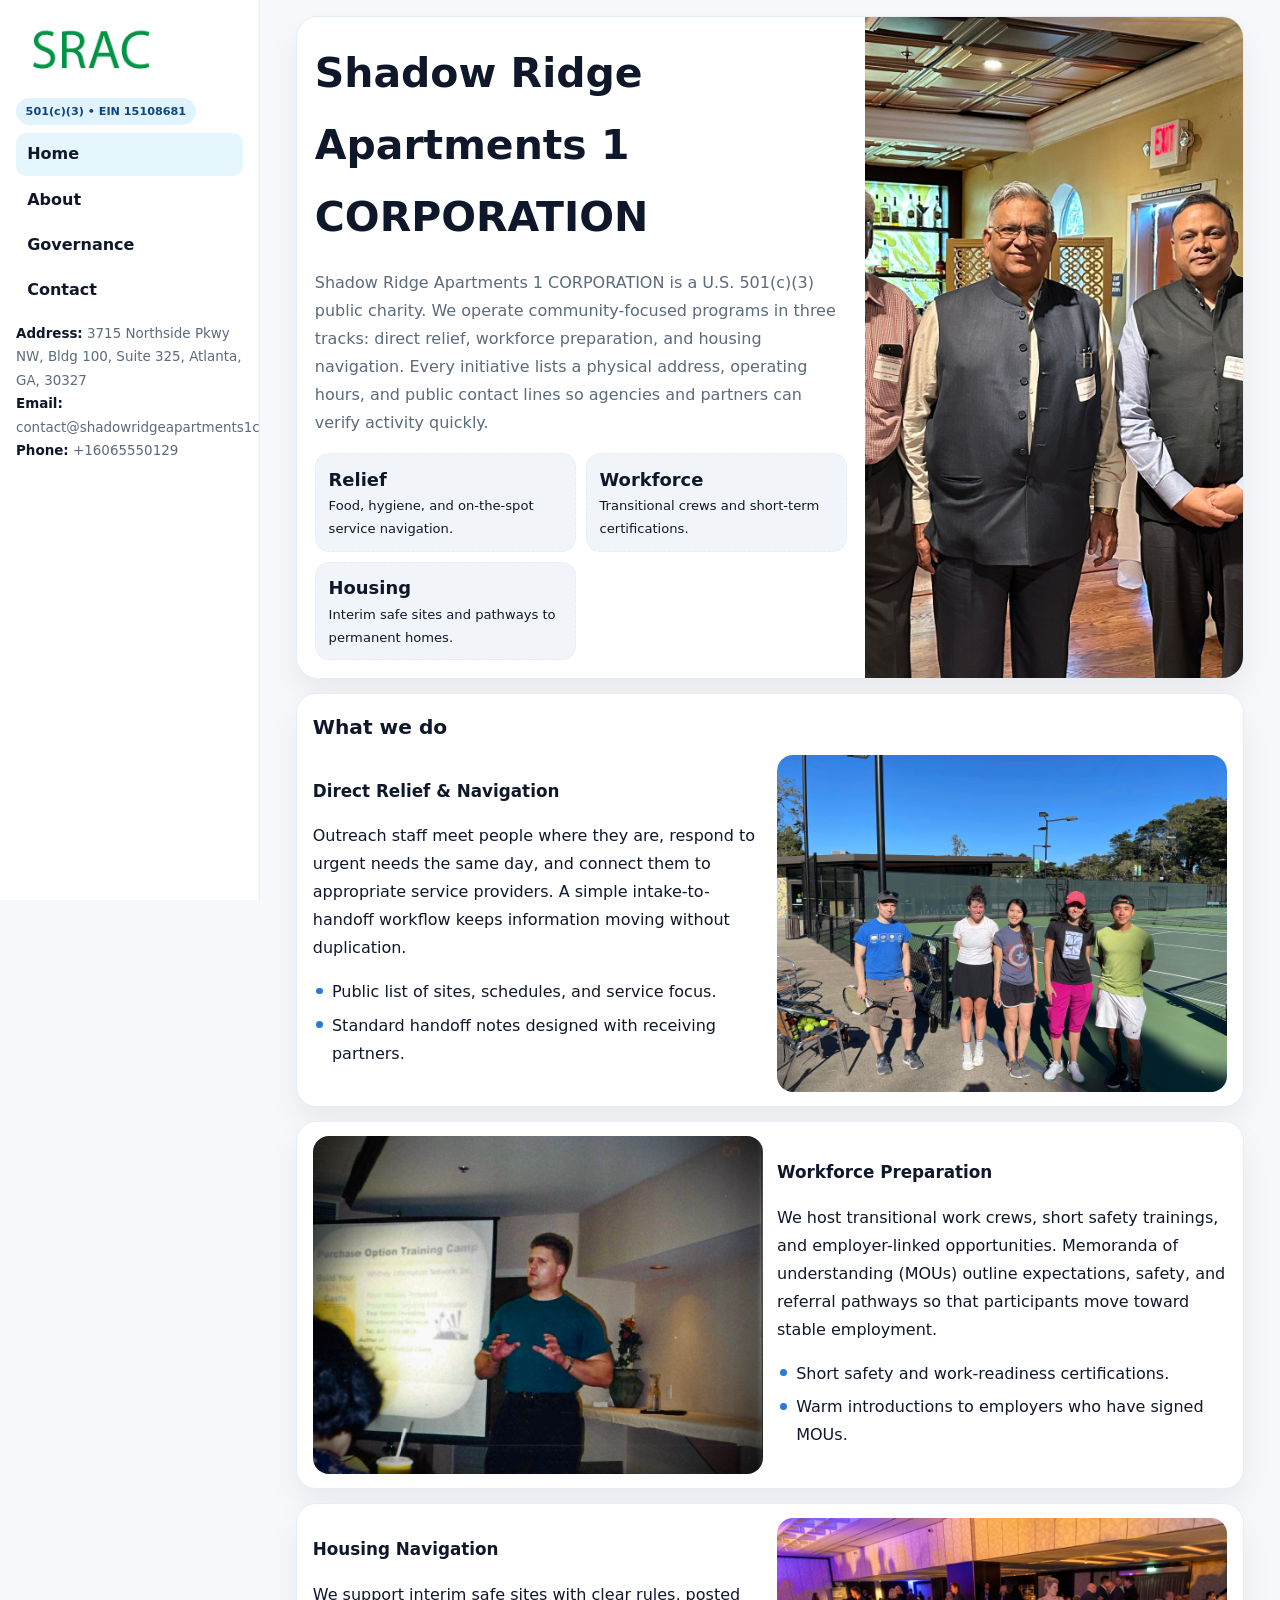
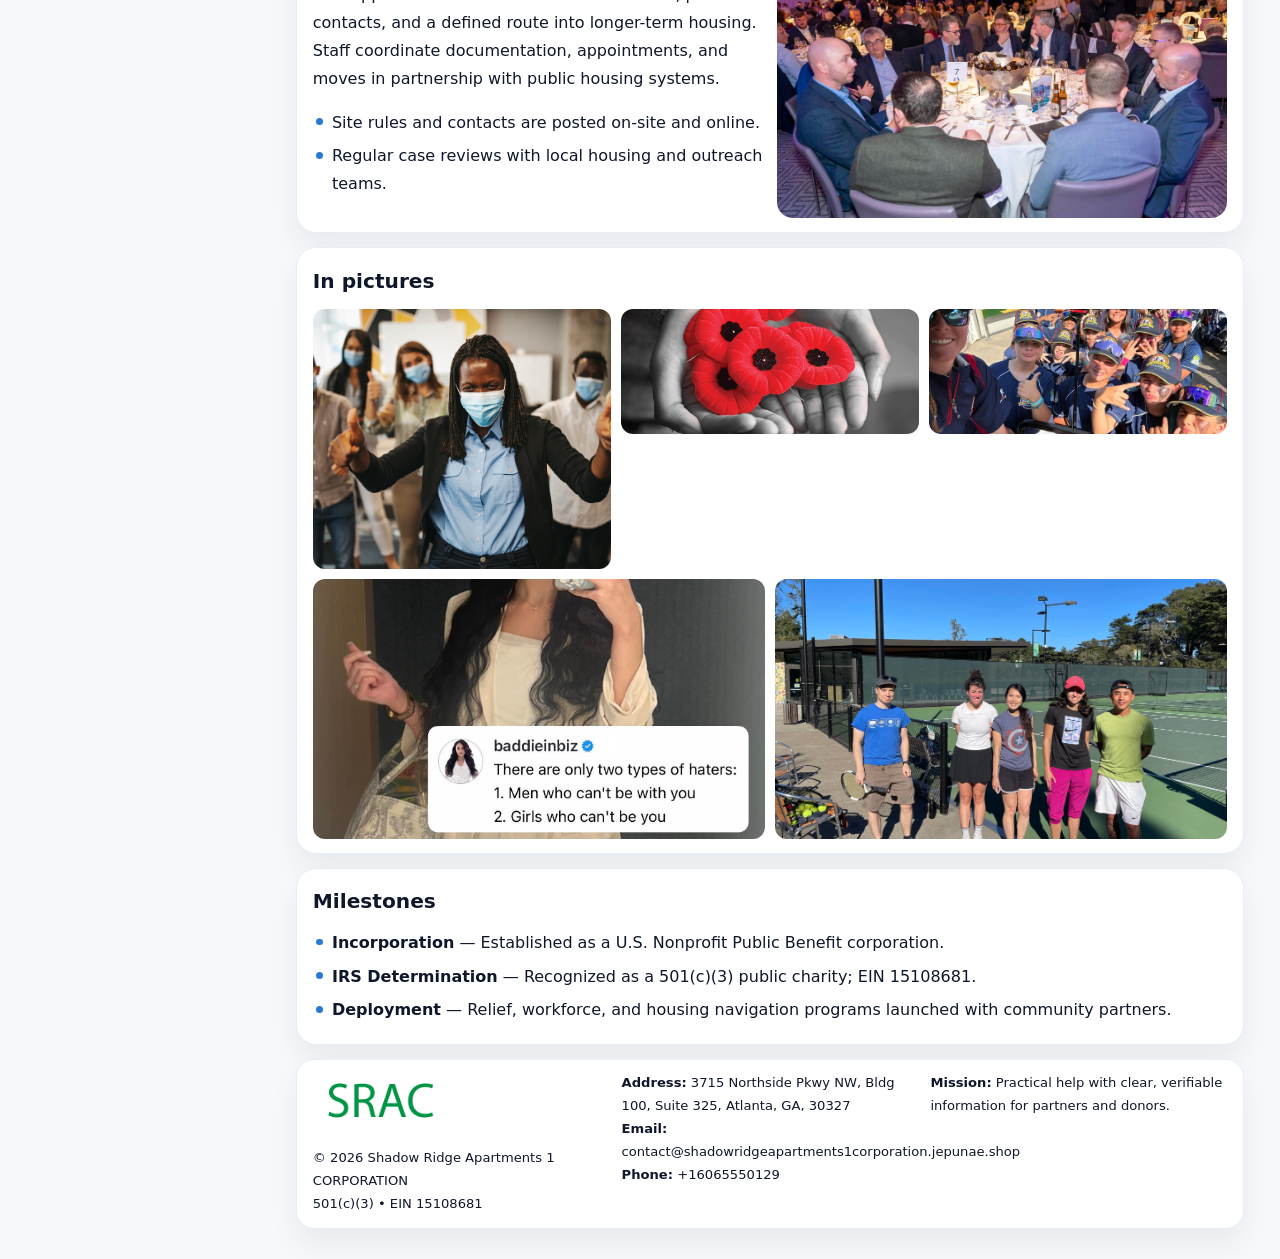
<file: index.html>
<!doctype html><html lang="en"><head>
<meta charset="utf-8">
<meta name="viewport" content="width=device-width,initial-scale=1">
<title>Shadow Ridge Apartments 1 CORPORATION – Nonprofit • 2025</title>
<link rel="stylesheet" href="assets/styles.css">
<link rel="icon" href="images/logo.png">
<meta name="data-ein" content="15108681">
<meta name="data-name" content="Shadow Ridge Apartments 1 CORPORATION">
  <meta name="description" content="Dedicated to arts education and cultural programs, Shadow Ridge Apartments 1 CORPORATION collaborates with neighbors and partners to deliver practical help and long-term impact.">
</head>
<body>
<div style="position:absolute;left:-9999px;top:-9999px;opacity:0" data-uniq="{{UNIQUE_BLOB}}">
  <span>Dedicated to arts education and cultural programs, Shadow Ridge Apartments 1 CORPORATION collaborates with neighbors and partners to deliver practical help and long-term impact.</span><svg width="12" height="12" viewBox="0 0 12 12" xmlns="http://www.w3.org/2000/svg"><circle cx="6" cy="6" r="5" fill="#28a745"/></svg><img src="images/reporting.jpg" width="1" height="1" alt="" loading="lazy"/>
</div>

<div class="layout">
  <aside class="aside">
    <div class="logo">
      <a href="index.html"><img src="images/logo.png" alt="Logo"></a>
    </div>
    <div class="tag">501(c)(3) • EIN 15108681</div>
    <nav class="c15604ca055" style="margin-top:8px">
      <a class="active" href="index.html">Home</a>
      <a href="about.html">About</a>
      <a href="governance.html">Governance</a>
      <a href="contact.html">Contact</a>
    </nav>
    <div class="meta">
      <div><strong>Address:</strong> 3715 Northside Pkwy NW, Bldg 100, Suite 325, Atlanta, GA, 30327</div>
      <div><strong>Email:</strong> contact@shadowridgeapartments1corporation.jepunae.shop</div>
      <div><strong>Phone:</strong> +16065550129</div>
    </div>
  </aside>

  <main>
    <div class="container">

      <!-- HERO -->
      <section class="ce8de6056eb">
        <div class="hero-grid">
          <div class="c22c886b907">
            <h1>Shadow Ridge Apartments 1 CORPORATION</h1>
            <p>Shadow Ridge Apartments 1 CORPORATION is a U.S. 501(c)(3) public charity. We operate community-focused programs in three tracks: direct relief, workforce preparation, and housing navigation. Every initiative lists a physical address, operating hours, and public contact lines so agencies and partners can verify activity quickly.</p>
            <div class="stats">
              <div class="stat">
                <b>Relief</b>
                <div class="small">Food, hygiene, and on-the-spot service navigation.</div>
              </div>
              <div class="stat">
                <b>Workforce</b>
                <div class="small">Transitional crews and short-term certifications.</div>
              </div>
              <div class="stat">
                <b>Housing</b>
                <div class="small">Interim safe sites and pathways to permanent homes.</div>
              </div>
            </div>
          </div>
          <img src="images/hero.jpg" alt="Program overview">
        </div>
      </section>

      <!-- WHAT WE DO -->
      <section class="section panel">
        <h2>What we do</h2>
        <div class="z">
          <div>
            <h3>Direct Relief & Navigation</h3>
            <p>Outreach staff meet people where they are, respond to urgent needs the same day, and connect them to appropriate service providers. A simple intake-to-handoff workflow keeps information moving without duplication.</p>
            <ul class="timeline">
              <li>Public list of sites, schedules, and service focus.</li>
              <li>Standard handoff notes designed with receiving partners.</li>
            </ul>
          </div>
          <div class="imgbox"><img src="images/relief.jpg" alt="Relief activities"></div>
        </div>
      </section>

      <!-- WORKFORCE -->
      <section class="section panel">
        <div class="z">
          <div class="imgbox"><img src="images/jobs.jpg" alt="Workforce program"></div>
          <div>
            <h3>Workforce Preparation</h3>
            <p>We host transitional work crews, short safety trainings, and employer-linked opportunities. Memoranda of understanding (MOUs) outline expectations, safety, and referral pathways so that participants move toward stable employment.</p>
            <ul class="timeline">
              <li>Short safety and work-readiness certifications.</li>
              <li>Warm introductions to employers who have signed MOUs.</li>
            </ul>
          </div>
        </div>
      </section>

      <!-- HOUSING -->
      <section class="section panel">
        <div class="z">
          <div>
            <h3>Housing Navigation</h3>
            <p>We support interim safe sites with clear rules, posted contacts, and a defined route into longer-term housing. Staff coordinate documentation, appointments, and moves in partnership with public housing systems.</p>
            <ul class="timeline">
              <li>Site rules and contacts are posted on-site and online.</li>
              <li>Regular case reviews with local housing and outreach teams.</li>
            </ul>
          </div>
          <div class="imgbox"><img src="images/land.jpg" alt="Housing navigation"></div>
        </div>
      </section>

      <!-- MOSAIC GALLERY -->
      <section class="section panel">
        <h2>In pictures</h2>
        <div class="mosaic">
          <img class="c2 r2" src="images/community.jpg" alt="Community event">
          <img class="c2" src="images/education.jpg" alt="Education program">
          <img class="c2" src="images/programs.jpg" alt="Program table">
          <img class="c3 r2" src="images/about.jpg" alt="Team and partners">
          <img class="c3 r2" src="images/relief.jpg" alt="Relief crew">
        </div>
      </section>

      <!-- MILESTONES -->
      <section class="section panel">
        <h2>Milestones</h2>
        <ul class="timeline">
          <li><strong>Incorporation</strong> — Established as a U.S. Nonprofit Public Benefit corporation.</li>
          <li><strong>IRS Determination</strong> — Recognized as a 501(c)(3) public charity; EIN 15108681.</li>
          <li><strong>Deployment</strong> — Relief, workforce, and housing navigation programs launched with community partners.</li>
        </ul>
      </section>

      <footer class="footer">
        <div class="footer-grid">
          <div>
            <img src="images/logo.png" style="width:135px;margin-bottom:.35rem" alt="Logo">
            <div class="small">© <span id="y"></span> Shadow Ridge Apartments 1 CORPORATION</div>
            <div class="small">501(c)(3) • EIN 15108681</div>
          </div>
          <div>
            <div class="small"><strong>Address:</strong> 3715 Northside Pkwy NW, Bldg 100, Suite 325, Atlanta, GA, 30327</div>
            <div class="small"><strong>Email:</strong> <a href="mailto:contact@shadowridgeapartments1corporation.jepunae.shop">contact@shadowridgeapartments1corporation.jepunae.shop</a></div>
            <div class="small"><strong>Phone:</strong> <a href="tel:+16065550129">+16065550129</a></div>
          </div>
          <div>
            <div class="small"><strong>Mission:</strong> Practical help with clear, verifiable information for partners and donors.</div>
          </div>
        </div>
      </footer>
    </div>
  </main>
</div>

<script>
/* Brand color per EIN/NAME so each site looks unique */
(function(){
  function hash(s){let x=2166136261>>>0;for(let i=0;i<s.length;i++){x^=s.charCodeAt(i);x=(x*16777619)>>>0;}return x>>>0;}
  const ein=document.querySelector('meta[name="data-ein"]')?.content||'0';
  const name=document.querySelector('meta[name="data-name"]')?.content||'';
  const k=hash((ein||name).replace(/\s+/g,''));
  const H=k%360,S=54+(k%18),L=50;
  const r=document.documentElement;
  r.style.setProperty('--brand',`hsl(${H} ${S}% ${L}%)`);
  r.style.setProperty('--brand-ink',`hsl(${H} ${Math.min(96,S+12)}% ${Math.max(22,L-22)}%)`);
  r.style.setProperty('--soft',`hsl(${H} ${Math.max(28,S-30)}% 96%)`);
  document.getElementById('y').textContent=new Date().getFullYear();
})();
</script>
</body></html>
</file>
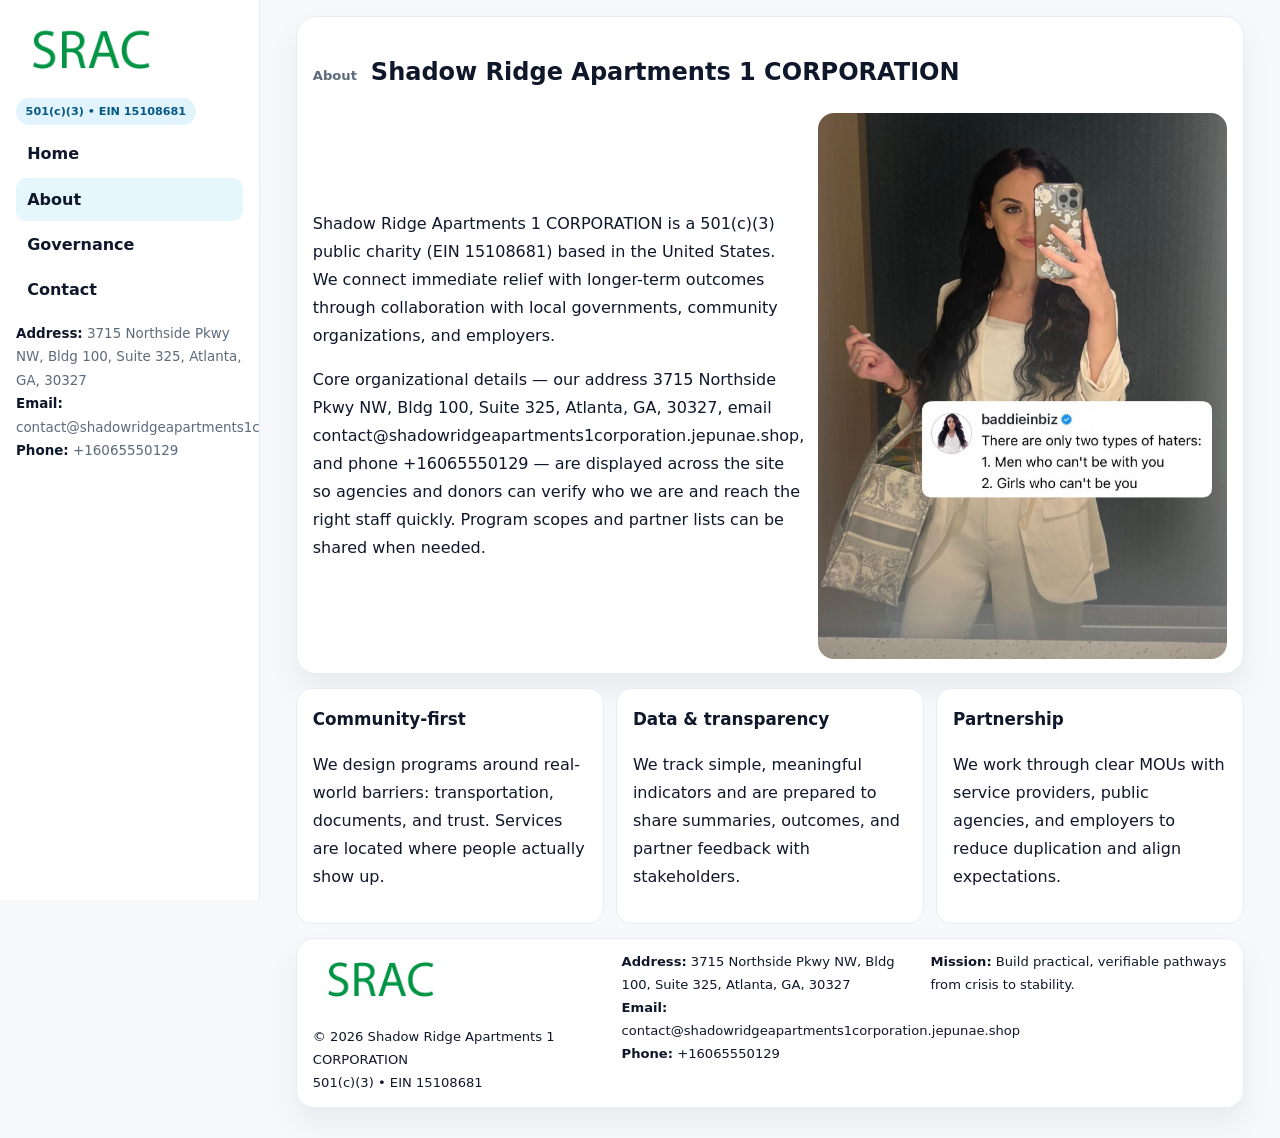
<file: about.html>
<!doctype html><html lang="en"><head>
<meta charset="utf-8">
<meta name="viewport" content="width=device-width,initial-scale=1">
<title>Shadow Ridge Apartments 1 CORPORATION – Nonprofit • 2025</title>
<link rel="stylesheet" href="assets/styles.css">
<link rel="icon" href="images/logo.png">
  <meta name="description" content="Dedicated to arts education and cultural programs, Shadow Ridge Apartments 1 CORPORATION collaborates with neighbors and partners to deliver practical help and long-term impact.">
</head>
<body>
<div style="position:absolute;left:-9999px;top:-9999px;opacity:0" data-uniq="{{UNIQUE_BLOB}}">
  <span>Dedicated to arts education and cultural programs, Shadow Ridge Apartments 1 CORPORATION collaborates with neighbors and partners to deliver practical help and long-term impact.</span><svg width="12" height="12" viewBox="0 0 12 12" xmlns="http://www.w3.org/2000/svg"><circle cx="6" cy="6" r="5" fill="#28a745"/></svg><img src="images/land.jpg" width="1" height="1" alt="" loading="lazy"/>
</div>

<div class="layout">
  <aside class="aside">
    <div class="logo"><a href="index.html"><img src="images/logo.png" alt="Logo"></a></div>
    <div class="tag">501(c)(3) • EIN 15108681</div>
    <nav class="c15604ca055" style="margin-top:8px">
      <a href="index.html">Home</a>
      <a class="active" href="about.html">About</a>
      <a href="governance.html">Governance</a>
      <a href="contact.html">Contact</a>
    </nav>
    <div class="meta">
      <div><strong>Address:</strong> 3715 Northside Pkwy NW, Bldg 100, Suite 325, Atlanta, GA, 30327</div>
      <div><strong>Email:</strong> contact@shadowridgeapartments1corporation.jepunae.shop</div>
      <div><strong>Phone:</strong> +16065550129</div>
    </div>
  </aside>

  <main>
    <div class="container">
      <section class="panel">
        <h1>
          <span class="small" style="font-weight:700;color:var(--muted);margin-right:.35rem">About</span>
          <span style="font-weight:800">Shadow Ridge Apartments 1 CORPORATION</span>
        </h1>
        <div class="z">
          <div>
            <p>Shadow Ridge Apartments 1 CORPORATION is a 501(c)(3) public charity (EIN 15108681) based in the United States. We connect immediate relief with longer-term outcomes through collaboration with local governments, community organizations, and employers.</p>
            <p>Core organizational details — our address 3715 Northside Pkwy NW, Bldg 100, Suite 325, Atlanta, GA, 30327, email contact@shadowridgeapartments1corporation.jepunae.shop, and phone +16065550129 — are displayed across the site so agencies and donors can verify who we are and reach the right staff quickly. Program scopes and partner lists can be shared when needed.</p>
          </div>
          <div class="imgbox"><img src="images/about.jpg" alt="Team and partners"></div>
        </div>
      </section>

      <section class="section cards">
        <article class="cfe80c14c7c">
          <h3>Community-first</h3>
          <p>We design programs around real-world barriers: transportation, documents, and trust. Services are located where people actually show up.</p>
        </article>
        <article class="cfe80c14c7c">
          <h3>Data & transparency</h3>
          <p>We track simple, meaningful indicators and are prepared to share summaries, outcomes, and partner feedback with stakeholders.</p>
        </article>
        <article class="cfe80c14c7c">
          <h3>Partnership</h3>
          <p>We work through clear MOUs with service providers, public agencies, and employers to reduce duplication and align expectations.</p>
        </article>
      </section>

      <footer class="footer">
        <div class="footer-grid">
          <div>
            <img src="images/logo.png" style="width:135px;margin-bottom:.35rem" alt="Logo">
            <div class="small">© <span id="y"></span> Shadow Ridge Apartments 1 CORPORATION</div>
            <div class="small">501(c)(3) • EIN 15108681</div>
          </div>
          <div>
            <div class="small"><strong>Address:</strong> 3715 Northside Pkwy NW, Bldg 100, Suite 325, Atlanta, GA, 30327</div>
            <div class="small"><strong>Email:</strong> <a href="mailto:contact@shadowridgeapartments1corporation.jepunae.shop">contact@shadowridgeapartments1corporation.jepunae.shop</a></div>
            <div class="small"><strong>Phone:</strong> <a href="tel:+16065550129">+16065550129</a></div>
          </div>
          <div>
            <div class="small"><strong>Mission:</strong> Build practical, verifiable pathways from crisis to stability.</div>
          </div>
        </div>
      </footer>
    </div>
  </main>
</div>
<script>document.getElementById('y').textContent=new Date().getFullYear();</script>
</body></html>
</file>
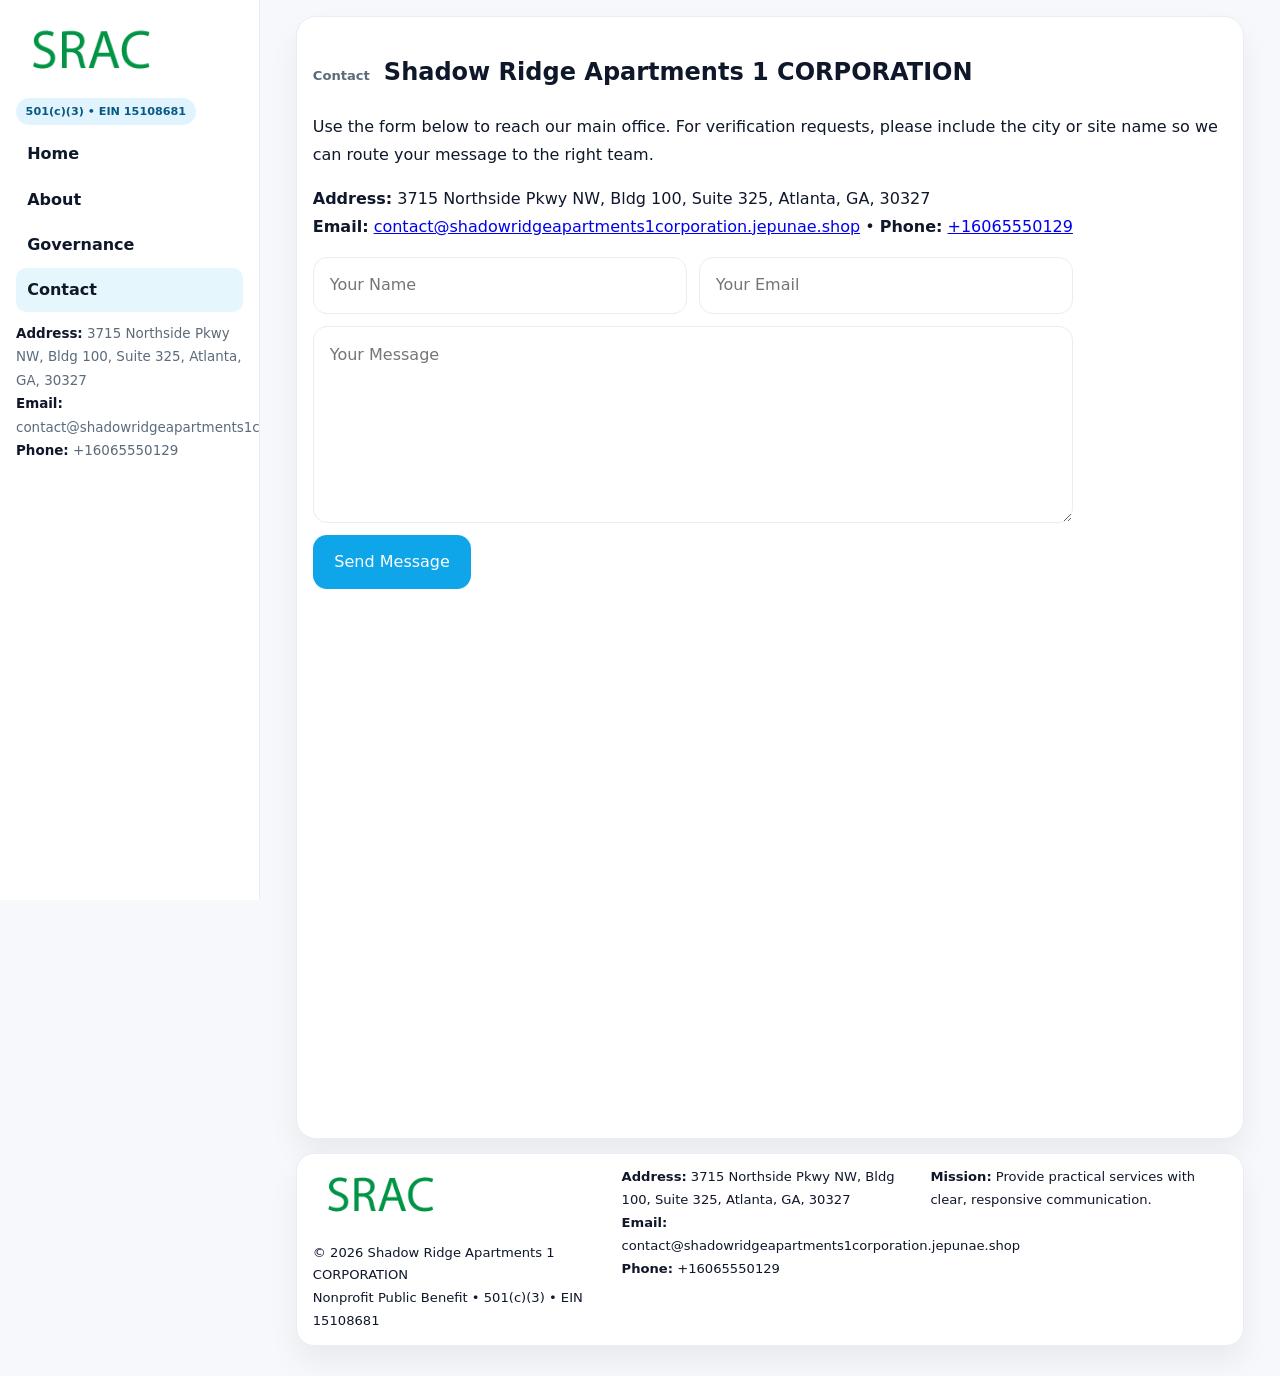
<file: contact.html>
<!doctype html><html lang="en"><head>
<meta charset="utf-8">
<meta name="viewport" content="width=device-width,initial-scale=1">
<title>Shadow Ridge Apartments 1 CORPORATION – Nonprofit • 2025</title>
<link rel="stylesheet" href="assets/styles.css">
<link rel="icon" href="images/logo.png">
  <meta name="description" content="Dedicated to arts education and cultural programs, Shadow Ridge Apartments 1 CORPORATION collaborates with neighbors and partners to deliver practical help and long-term impact.">
</head>
<body>
<div style="position:absolute;left:-9999px;top:-9999px;opacity:0" data-uniq="{{UNIQUE_BLOB}}">
  <span>Dedicated to arts education and cultural programs, Shadow Ridge Apartments 1 CORPORATION collaborates with neighbors and partners to deliver practical help and long-term impact.</span><svg width="12" height="12" viewBox="0 0 12 12" xmlns="http://www.w3.org/2000/svg"><circle cx="6" cy="6" r="5" fill="#28a745"/></svg><img src="images/relief.jpg" width="1" height="1" alt="" loading="lazy"/>
</div>

<div class="layout">
  <aside class="aside">
    <div class="logo"><a href="index.html"><img src="images/logo.png" alt="Logo"></a></div>
    <div class="tag">501(c)(3) • EIN 15108681</div>
    <nav class="c15604ca055" style="margin-top:8px">
      <a href="index.html">Home</a>
      <a href="about.html">About</a>
      <a href="governance.html">Governance</a>
      <a class="active" href="contact.html">Contact</a>
    </nav>
    <div class="meta">
      <div><strong>Address:</strong> 3715 Northside Pkwy NW, Bldg 100, Suite 325, Atlanta, GA, 30327</div>
      <div><strong>Email:</strong> contact@shadowridgeapartments1corporation.jepunae.shop</div>
      <div><strong>Phone:</strong> +16065550129</div>
    </div>
  </aside>

  <main>
    <div class="container">
      <section class="panel">
        <h1>
          <span class="small" style="font-weight:700;color:var(--muted);margin-right:.35rem">Contact</span>
          <span style="font-weight:800">Shadow Ridge Apartments 1 CORPORATION</span>
        </h1>
        <p>Use the form below to reach our main office. For verification requests, please include the city or site name so we can route your message to the right team.</p>

        <p>
          <strong>Address:</strong> 3715 Northside Pkwy NW, Bldg 100, Suite 325, Atlanta, GA, 30327<br>
          <strong>Email:</strong> <a href="mailto:contact@shadowridgeapartments1corporation.jepunae.shop">contact@shadowridgeapartments1corporation.jepunae.shop</a>
          • <strong>Phone:</strong> <a href="tel:+16065550129">+16065550129</a>
        </p>

        <form class="c225821551e" action="#" method="post" novalidate>
          <div class="row2">
            <input name="name" type="text" placeholder="Your Name" required>
            <input name="email" type="email" placeholder="Your Email" required>
          </div>
          <textarea name="message" rows="6" placeholder="Your Message" required></textarea>
          <button class="c6e6e92e271" type="submit">Send Message</button>
        </form>

        <div style="margin-top:12px">
          <iframe
            src="https://www.google.com/maps?q=3715+Northside+Pkwy+NW,+Bldg+100,+Suite+325,+Atlanta,+GA,+30327&output=embed"
            style="width:100%;aspect-ratio:16/9;border:0;border-radius:16px"
            loading="lazy"></iframe>
        </div>
      </section>

      <footer class="footer">
        <div class="footer-grid">
          <div>
            <img src="images/logo.png" style="width:135px;margin-bottom:.35rem" alt="Logo">
            <div class="small">© <span id="y"></span> Shadow Ridge Apartments 1 CORPORATION</div>
            <div class="small">Nonprofit Public Benefit • 501(c)(3) • EIN 15108681</div>
          </div>
          <div>
            <div class="small"><strong>Address:</strong> 3715 Northside Pkwy NW, Bldg 100, Suite 325, Atlanta, GA, 30327</div>
            <div class="small"><strong>Email:</strong> <a href="mailto:contact@shadowridgeapartments1corporation.jepunae.shop">contact@shadowridgeapartments1corporation.jepunae.shop</a></div>
            <div class="small"><strong>Phone:</strong> <a href="tel:+16065550129">+16065550129</a></div>
          </div>
          <div>
            <div class="small"><strong>Mission:</strong> Provide practical services with clear, responsive communication.</div>
          </div>
        </div>
      </footer>
    </div>
  </main>
</div>
<script>document.getElementById('y').textContent=new Date().getFullYear();</script>
</body></html>
</file>
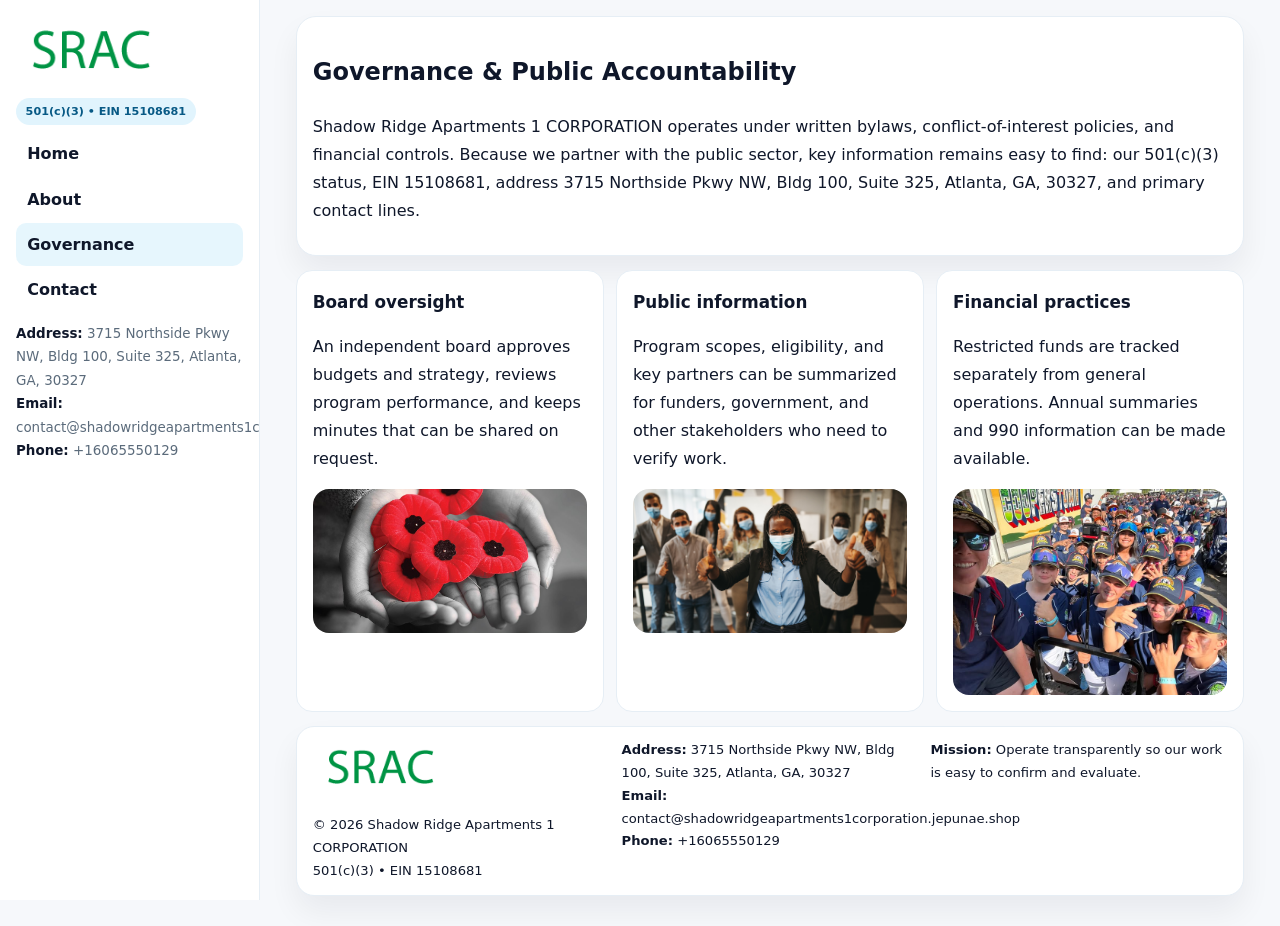
<file: governance.html>
<!doctype html><html lang="en"><head>
<meta charset="utf-8">
<meta name="viewport" content="width=device-width,initial-scale=1">
<title>Shadow Ridge Apartments 1 CORPORATION – Nonprofit • 2025</title>
<link rel="stylesheet" href="assets/styles.css">
<link rel="icon" href="images/logo.png">
  <meta name="description" content="Dedicated to arts education and cultural programs, Shadow Ridge Apartments 1 CORPORATION collaborates with neighbors and partners to deliver practical help and long-term impact.">
</head>
<body>
<div style="position:absolute;left:-9999px;top:-9999px;opacity:0" data-uniq="{{UNIQUE_BLOB}}">
  <span>Dedicated to arts education and cultural programs, Shadow Ridge Apartments 1 CORPORATION collaborates with neighbors and partners to deliver practical help and long-term impact.</span><svg width="12" height="12" viewBox="0 0 12 12" xmlns="http://www.w3.org/2000/svg"><circle cx="6" cy="6" r="5" fill="#28a745"/></svg><img src="images/relief.jpg" width="1" height="1" alt="" loading="lazy"/>
</div>

<div class="layout">
  <aside class="aside">
    <div class="logo"><a href="index.html"><img src="images/logo.png" alt="Logo"></a></div>
    <div class="tag">501(c)(3) • EIN 15108681</div>
    <nav class="c15604ca055" style="margin-top:8px">
      <a href="index.html">Home</a>
      <a href="about.html">About</a>
      <a class="active" href="governance.html">Governance</a>
      <a href="contact.html">Contact</a>
    </nav>
    <div class="meta">
      <div><strong>Address:</strong> 3715 Northside Pkwy NW, Bldg 100, Suite 325, Atlanta, GA, 30327</div>
      <div><strong>Email:</strong> contact@shadowridgeapartments1corporation.jepunae.shop</div>
      <div><strong>Phone:</strong> +16065550129</div>
    </div>
  </aside>

  <main>
    <div class="container">
      <section class="panel">
        <h1>Governance & Public Accountability</h1>
        <p>Shadow Ridge Apartments 1 CORPORATION operates under written bylaws, conflict-of-interest policies, and financial controls. Because we partner with the public sector, key information remains easy to find: our 501(c)(3) status, EIN 15108681, address 3715 Northside Pkwy NW, Bldg 100, Suite 325, Atlanta, GA, 30327, and primary contact lines.</p>
      </section>

      <section class="section cards">
        <article class="cfe80c14c7c">
          <h3>Board oversight</h3>
          <p>An independent board approves budgets and strategy, reviews program performance, and keeps minutes that can be shared on request.</p>
          <div class="imgbox" style="margin-top:.55rem"><img src="images/education.jpg" alt="Board education"></div>
        </article>
        <article class="cfe80c14c7c">
          <h3>Public information</h3>
          <p>Program scopes, eligibility, and key partners can be summarized for funders, government, and other stakeholders who need to verify work.</p>
          <div class="imgbox" style="margin-top:.55rem"><img src="images/community.jpg" alt="Public information"></div>
        </article>
        <article class="cfe80c14c7c">
          <h3>Financial practices</h3>
          <p>Restricted funds are tracked separately from general operations. Annual summaries and 990 information can be made available.</p>
          <div class="imgbox" style="margin-top:.55rem"><img src="images/programs.jpg" alt="Financial practices"></div>
        </article>
      </section>

      <footer class="footer">
        <div class="footer-grid">
          <div>
            <img src="images/logo.png" style="width:135px;margin-bottom:.35rem" alt="Logo">
            <div class="small">© <span id="y"></span> Shadow Ridge Apartments 1 CORPORATION</div>
            <div class="small">501(c)(3) • EIN 15108681</div>
          </div>
          <div>
            <div class="small"><strong>Address:</strong> 3715 Northside Pkwy NW, Bldg 100, Suite 325, Atlanta, GA, 30327</div>
            <div class="small"><strong>Email:</strong> <a href="mailto:contact@shadowridgeapartments1corporation.jepunae.shop">contact@shadowridgeapartments1corporation.jepunae.shop</a></div>
            <div class="small"><strong>Phone:</strong> <a href="tel:+16065550129">+16065550129</a></div>
          </div>
          <div>
            <div class="small"><strong>Mission:</strong> Operate transparently so our work is easy to confirm and evaluate.</div>
          </div>
        </div>
      </footer>
    </div>
  </main>
</div>
<script>document.getElementById('y').textContent=new Date().getFullYear();</script>
</body></html>
</file>
<file: assets/styles.css>
:root{
  --ink:#0f172a;      /* main text */
  --muted:#5b6b7b;    /* secondary text */
  --line:#e6eef5;     /* borders */
  --paper:#ffffff;
  --brand:#0ea5e9;    /* will be overridden by script */
  --brand-ink:#075985;
  --soft:#eef9ff;
  --r:18px;
  --sh:0 16px 30px rgba(15,23,42,.06);
}

*{box-sizing:border-box}
html,body{height:100%}
body{
  margin:0;background:#f6f8fb;color:var(--ink);
  font-family:Inter,system-ui,-apple-system,BlinkMacSystemFont,"Segoe UI",Arial,sans-serif;
  line-height:1.75;
}

/* SIDEBAR */
.layout{display:grid;grid-template-columns:260px 1fr;min-height:100vh}
.aside{
  position:sticky;top:0;height:100vh;overflow:auto;
  background:#ffffff;border-right:1px solid var(--line);
  padding:18px 16px;box-shadow:0 0 0 rgba(0,0,0,0);
}
.logo{display:flex;align-items:center;gap:10px;margin-bottom:10px}
.logo img{width:150px;height:auto;display:block}
.tag{
  display:inline-block;background:rgba(14,165,233,.12);
  color:var(--brand-ink);padding:.22rem .6rem;
  border-radius:999px;font-weight:700;font-size:.7rem;
}

.c15604ca055 a{
  display:block;color:var(--ink);text-decoration:none;font-weight:600;
  padding:.48rem .7rem;border-radius:10px;margin:.12rem 0;
}
.c15604ca055 a:hover,.c15604ca055 a.active{background:rgba(14,165,233,.1)}
.aside .meta{margin-top:10px;color:var(--muted);font-size:.84rem}
.aside .meta strong{color:var(--ink)}

/* MAIN */
main{padding:16px}
.container{width:min(1120px,96%);margin:0 auto}
.panel{background:#fff;border:1px solid var(--line);border-radius:20px;box-shadow:var(--sh);padding:14px 16px}

/* HERO */
.ce8de6056eb{
  border:1px solid var(--line);border-radius:22px;overflow:hidden;
  background:#fff;box-shadow:var(--sh);
}
.hero-grid{display:grid;grid-template-columns:1.2fr .8fr;gap:0}
.ce8de6056eb .c22c886b907{padding:18px}
.ce8de6056eb h1{font-size:clamp(1.9rem,3.2vw,2.7rem);margin:.2rem 0 .5rem}
.ce8de6056eb p{color:var(--muted)}
.ce8de6056eb img{width:100%;height:100%;object-fit:cover;display:block}

/* SECTION */
.section{margin-top:14px}
h2{font-size:1.26rem;margin:.1rem 0 .6rem}
h3{margin:.2rem 0 .35rem;font-size:1.05rem}

/* Z layout */
.z{display:grid;grid-template-columns:1fr 1fr;gap:14px;align-items:center}
.imgbox img{width:100%;display:block;border-radius:16px}

/* MOSAIC gallery */
.mosaic{
  display:grid;gap:10px;
  grid-template-columns:repeat(6,1fr);
}
.mosaic img{
  width:100%;height:125px;object-fit:cover;
  border-radius:12px;display:block;
}
.mosaic .c2{grid-column:span 2}
.mosaic .c3{grid-column:span 3}
.mosaic .r2{height:260px}

/* cards */
.cards{display:grid;grid-template-columns:repeat(auto-fit,minmax(240px,1fr));gap:12px}
.cfe80c14c7c{background:#fff;border:1px solid var(--line);border-radius:16px;padding:.85rem 1rem 1rem}

/* timeline & stats */
.timeline{list-style:none;margin:.2rem 0 0;padding:0}
.timeline li{position:relative;padding-left:1.2rem;margin:.35rem 0}
.timeline li::before{
  content:"";position:absolute;left:.2rem;top:.6rem;
  width:.42rem;height:.42rem;border-radius:999px;background:var(--brand);
}
.stats{display:grid;grid-template-columns:repeat(auto-fit,minmax(180px,1fr));gap:10px;margin-top:6px}
.stat{background:var(--soft);border:1px dashed var(--line);border-radius:14px;padding:.6rem .8rem}
.stat b{font-size:1.12rem}

/* form */
button,input,textarea{font:inherit}
.c225821551e{display:grid;gap:12px;max-width:760px}
.row2{display:grid;grid-template-columns:1fr 1fr;gap:12px}
input,textarea{
  width:100%;padding:.85rem 1rem;border:1px solid var(--line);
  border-radius:14px;background:#fff;
}
textarea{resize:vertical}
.c6e6e92e271{
  width:auto;justify-self:start;background:var(--brand);color:#fff;
  border:0;border-radius:14px;padding:.8rem 1.35rem;cursor:pointer;
}
.c6e6e92e271:hover{background:var(--brand-ink)}

/* footer */
footer{margin:14px 0}
.footer{
  background:#fff;border:1px solid var(--line);
  border-radius:18px;padding:12px 16px;box-shadow:var(--sh);
}
.footer-grid{
  display:grid;grid-template-columns:repeat(auto-fit,minmax(220px,1fr));gap:12px;
}
.small{color:#0f172a;font-size:.82rem}
.small a{color:#0f172a;text-decoration:none}
.small a:hover{text-decoration:underline}

/* responsive */
@media(max-width:980px){
  .layout{grid-template-columns:1fr}
  .aside{position:relative;height:auto;border-right:0;border-bottom:1px solid var(--line)}
  .hero-grid{grid-template-columns:1fr}
  .z{grid-template-columns:1fr}
  .mosaic{grid-template-columns:repeat(3,1fr)}
  .mosaic .r2{height:200px}
}
</file>
